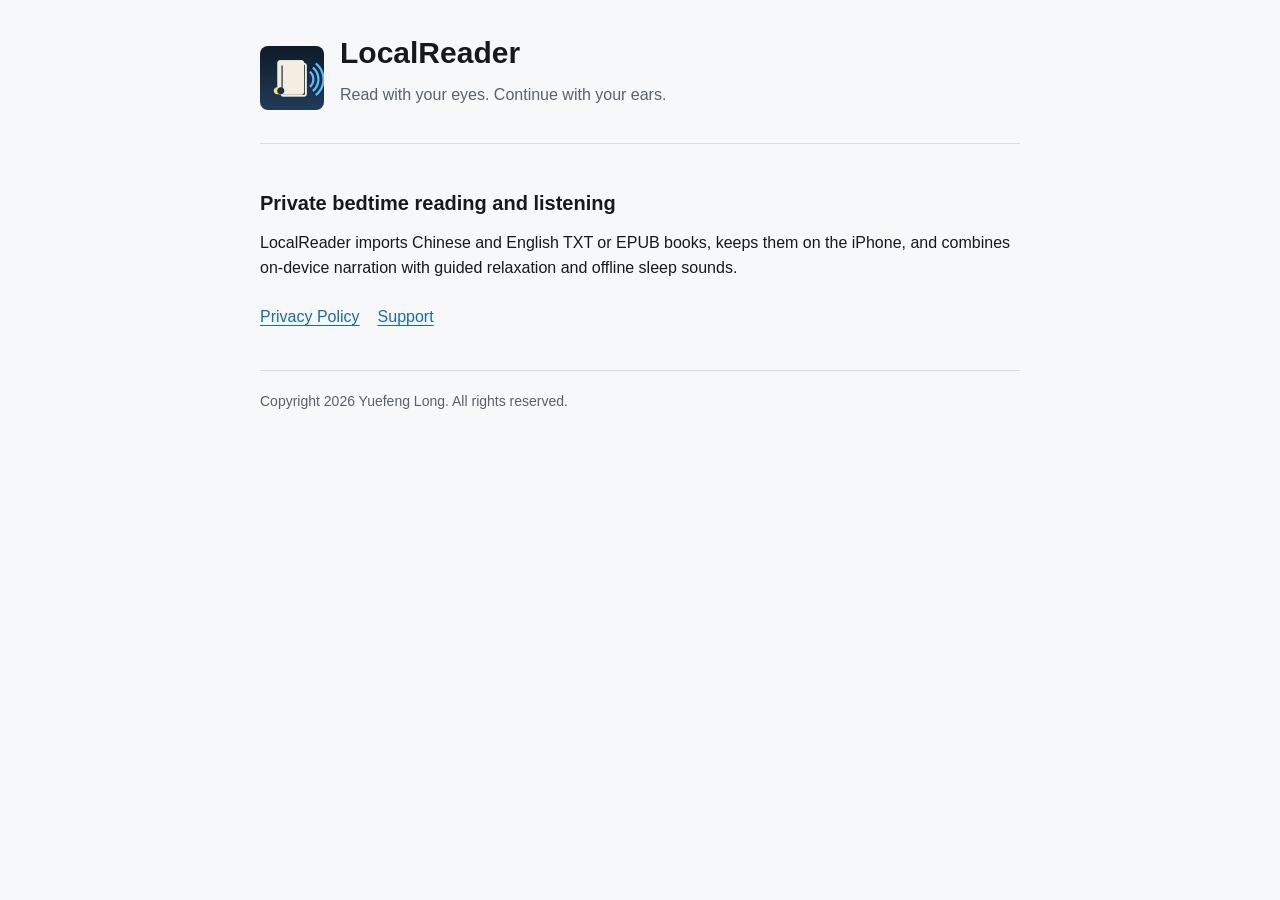
<file: index.html>
<!doctype html>
<html lang="en">
<head>
  <meta charset="utf-8">
  <meta name="viewport" content="width=device-width, initial-scale=1">
  <meta name="description" content="Privacy and support information for LocalReader on iPhone.">
  <title>LocalReader</title>
  <link rel="stylesheet" href="styles.css">
</head>
<body>
  <header>
    <img src="app-icon.png" alt="LocalReader app icon" width="64" height="64">
    <div>
      <h1>LocalReader</h1>
      <p class="muted">Read with your eyes. Continue with your ears.</p>
    </div>
  </header>
  <main>
    <h2>Private bedtime reading and listening</h2>
    <p>LocalReader imports Chinese and English TXT or EPUB books, keeps them on the iPhone, and combines on-device narration with guided relaxation and offline sleep sounds.</p>
    <nav aria-label="Legal and support pages">
      <a href="privacy.html">Privacy Policy</a>
      <a href="support.html">Support</a>
    </nav>
  </main>
  <footer>Copyright 2026 Yuefeng Long. All rights reserved.</footer>
</body>
</html>
</file>
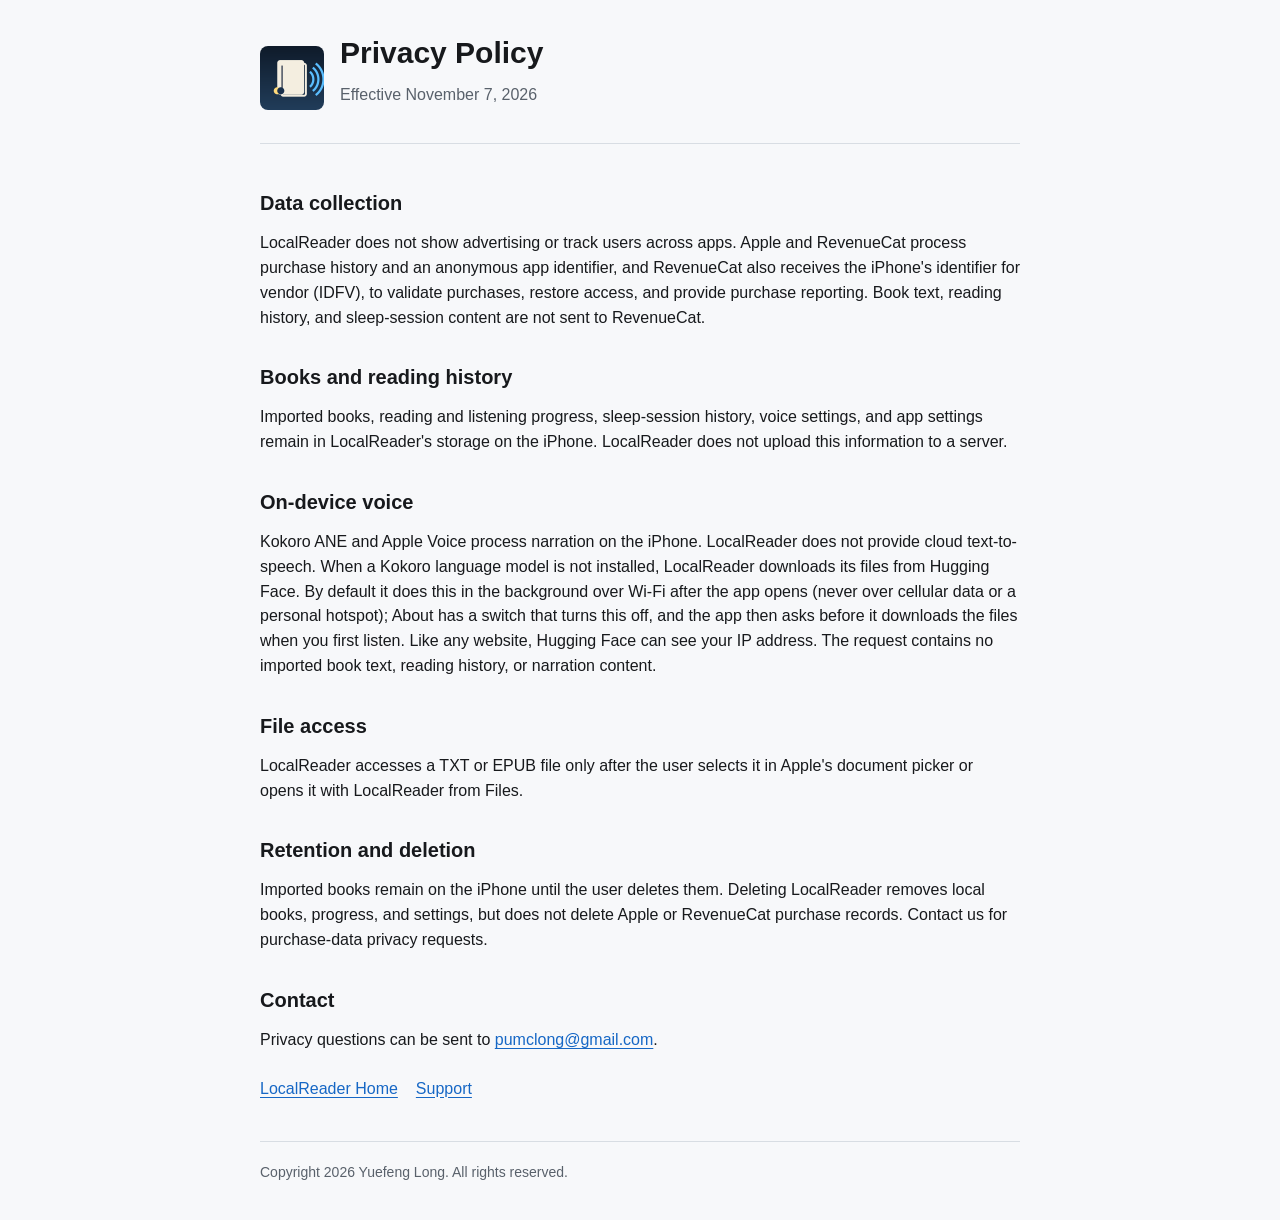
<file: privacy.html>
<!doctype html>
<html lang="en">
<head>
  <meta charset="utf-8">
  <meta name="viewport" content="width=device-width, initial-scale=1">
  <meta name="description" content="LocalReader Privacy Policy.">
  <title>Privacy Policy - LocalReader</title>
  <link rel="stylesheet" href="styles.css">
</head>
<body>
  <header>
    <img src="app-icon.png" alt="LocalReader app icon" width="64" height="64">
    <div>
      <h1>Privacy Policy</h1>
      <p class="muted">Effective November 7, 2026</p>
    </div>
  </header>
  <main>
    <h2>Data collection</h2>
    <p>LocalReader does not show advertising or track users across apps. Apple and RevenueCat process purchase history and an anonymous app identifier, and RevenueCat also receives the iPhone's identifier for vendor (IDFV), to validate purchases, restore access, and provide purchase reporting. Book text, reading history, and sleep-session content are not sent to RevenueCat.</p>

    <h2>Books and reading history</h2>
    <p>Imported books, reading and listening progress, sleep-session history, voice settings, and app settings remain in LocalReader's storage on the iPhone. LocalReader does not upload this information to a server.</p>

    <h2>On-device voice</h2>
    <p>Kokoro ANE and Apple Voice process narration on the iPhone. LocalReader does not provide cloud text-to-speech. When a Kokoro language model is not installed, LocalReader downloads its files from Hugging Face. By default it does this in the background over Wi-Fi after the app opens (never over cellular data or a personal hotspot); About has a switch that turns this off, and the app then asks before it downloads the files when you first listen. Like any website, Hugging Face can see your IP address. The request contains no imported book text, reading history, or narration content.</p>

    <h2>File access</h2>
    <p>LocalReader accesses a TXT or EPUB file only after the user selects it in Apple's document picker or opens it with LocalReader from Files.</p>

    <h2>Retention and deletion</h2>
    <p>Imported books remain on the iPhone until the user deletes them. Deleting LocalReader removes local books, progress, and settings, but does not delete Apple or RevenueCat purchase records. Contact us for purchase-data privacy requests.</p>

    <h2>Contact</h2>
    <p>Privacy questions can be sent to <a href="mailto:pumclong@gmail.com?subject=LocalReader%20Privacy">pumclong@gmail.com</a>.</p>
    <nav aria-label="Site navigation">
      <a href="index.html">LocalReader Home</a>
      <a href="support.html">Support</a>
    </nav>
  </main>
  <footer>Copyright 2026 Yuefeng Long. All rights reserved.</footer>
</body>
</html>
</file>
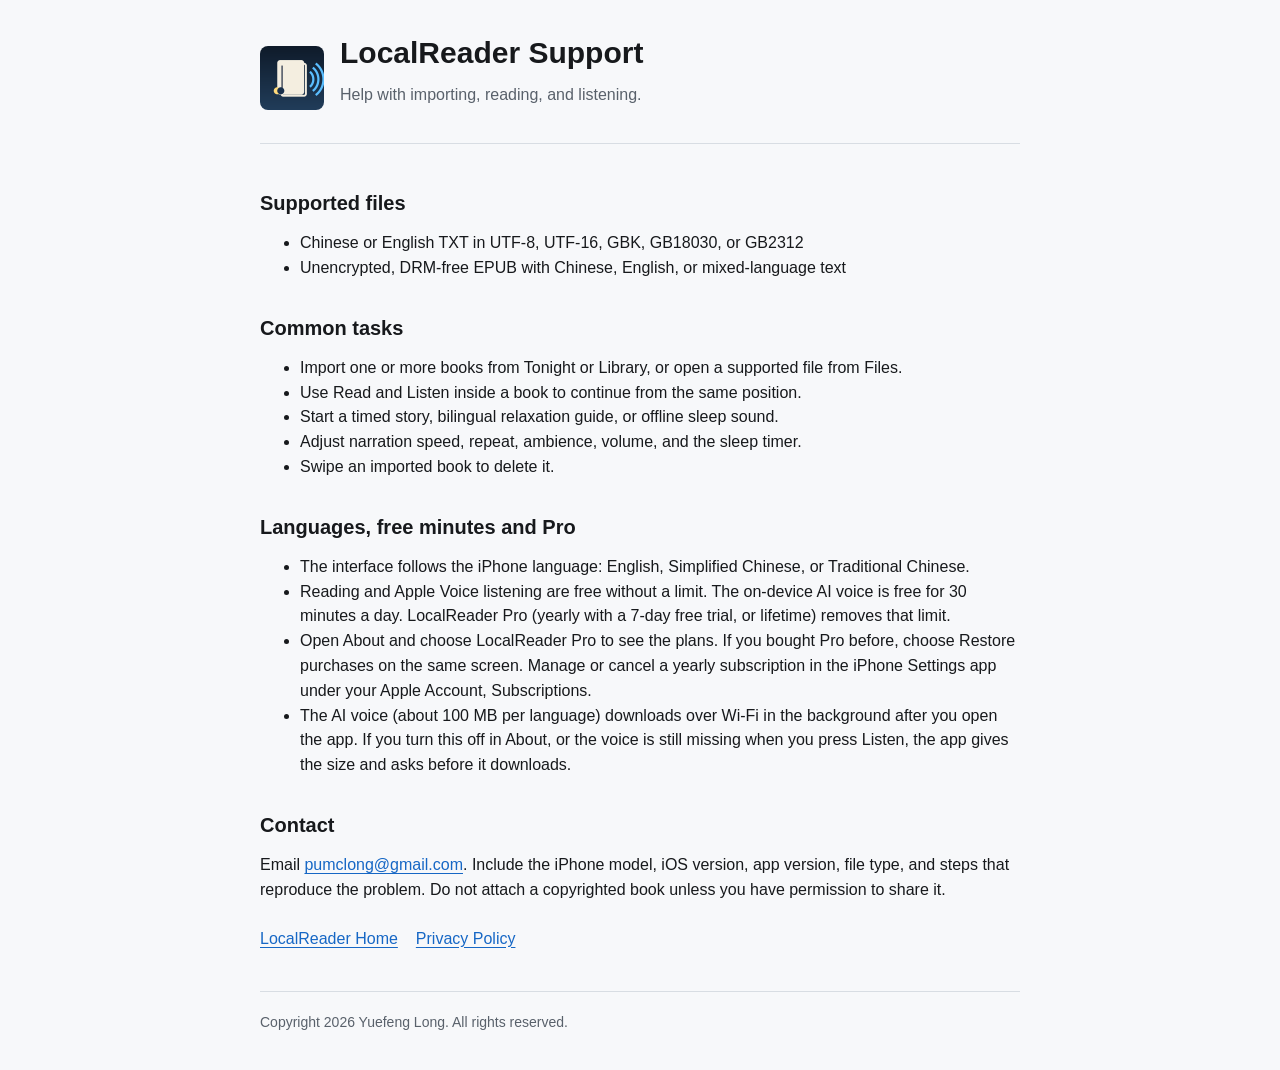
<file: support.html>
<!doctype html>
<html lang="en">
<head>
  <meta charset="utf-8">
  <meta name="viewport" content="width=device-width, initial-scale=1">
  <meta name="description" content="Support for the LocalReader iPhone app.">
  <title>Support - LocalReader</title>
  <link rel="stylesheet" href="styles.css">
</head>
<body>
  <header>
    <img src="app-icon.png" alt="LocalReader app icon" width="64" height="64">
    <div>
      <h1>LocalReader Support</h1>
      <p class="muted">Help with importing, reading, and listening.</p>
    </div>
  </header>
  <main>
    <h2>Supported files</h2>
    <ul>
      <li>Chinese or English TXT in UTF-8, UTF-16, GBK, GB18030, or GB2312</li>
      <li>Unencrypted, DRM-free EPUB with Chinese, English, or mixed-language text</li>
    </ul>

    <h2>Common tasks</h2>
    <ul>
      <li>Import one or more books from Tonight or Library, or open a supported file from Files.</li>
      <li>Use Read and Listen inside a book to continue from the same position.</li>
      <li>Start a timed story, bilingual relaxation guide, or offline sleep sound.</li>
      <li>Adjust narration speed, repeat, ambience, volume, and the sleep timer.</li>
      <li>Swipe an imported book to delete it.</li>
    </ul>

    <h2>Languages, free minutes and Pro</h2>
    <ul>
      <li>The interface follows the iPhone language: English, Simplified Chinese, or Traditional Chinese.</li>
      <li>Reading and Apple Voice listening are free without a limit. The on-device AI voice is free for 30 minutes a day. LocalReader Pro (yearly with a 7-day free trial, or lifetime) removes that limit.</li>
      <li>Open About and choose LocalReader Pro to see the plans. If you bought Pro before, choose Restore purchases on the same screen. Manage or cancel a yearly subscription in the iPhone Settings app under your Apple Account, Subscriptions.</li>
      <li>The AI voice (about 100 MB per language) downloads over Wi-Fi in the background after you open the app. If you turn this off in About, or the voice is still missing when you press Listen, the app gives the size and asks before it downloads.</li>
    </ul>

    <h2>Contact</h2>
    <p>Email <a href="mailto:pumclong@gmail.com?subject=LocalReader%20Support">pumclong@gmail.com</a>. Include the iPhone model, iOS version, app version, file type, and steps that reproduce the problem. Do not attach a copyrighted book unless you have permission to share it.</p>
    <nav aria-label="Site navigation">
      <a href="index.html">LocalReader Home</a>
      <a href="privacy.html">Privacy Policy</a>
    </nav>
  </main>
  <footer>Copyright 2026 Yuefeng Long. All rights reserved.</footer>
</body>
</html>
</file>
<file: styles.css>
:root {
  color-scheme: light dark;
  --background: #f7f8fa;
  --surface: #ffffff;
  --text: #17191c;
  --secondary: #59616b;
  --border: #d8dde3;
  --accent: #1667c5;
}

@media (prefers-color-scheme: dark) {
  :root {
    --background: #101214;
    --surface: #181b1f;
    --text: #f3f5f7;
    --secondary: #aab2bc;
    --border: #343a41;
    --accent: #78b7ff;
  }
}

* {
  box-sizing: border-box;
}

body {
  margin: 0;
  background: var(--background);
  color: var(--text);
  font-family: -apple-system, BlinkMacSystemFont, "Segoe UI", sans-serif;
  line-height: 1.55;
}

header,
main,
footer {
  width: min(100% - 40px, 760px);
  margin-inline: auto;
}

header {
  display: flex;
  align-items: center;
  gap: 16px;
  padding-block: 36px 24px;
  border-bottom: 1px solid var(--border);
}

header img {
  width: 64px;
  height: 64px;
  border-radius: 8px;
}

h1,
h2 {
  margin: 0;
  letter-spacing: 0;
}

h1 {
  font-size: 30px;
  line-height: 1.15;
}

h2 {
  margin-top: 32px;
  font-size: 20px;
}

p,
ul {
  margin-block: 12px;
}

main {
  padding-block: 12px 40px;
}

a {
  color: var(--accent);
  text-underline-offset: 3px;
}

nav {
  display: flex;
  flex-wrap: wrap;
  gap: 18px;
  margin-top: 24px;
}

.muted {
  color: var(--secondary);
}

footer {
  padding-block: 20px 36px;
  border-top: 1px solid var(--border);
  color: var(--secondary);
  font-size: 14px;
}

@media (max-width: 480px) {
  header,
  main,
  footer {
    width: min(100% - 28px, 760px);
  }

  header {
    align-items: flex-start;
    padding-top: 24px;
  }

  h1 {
    font-size: 26px;
  }
}
</file>
